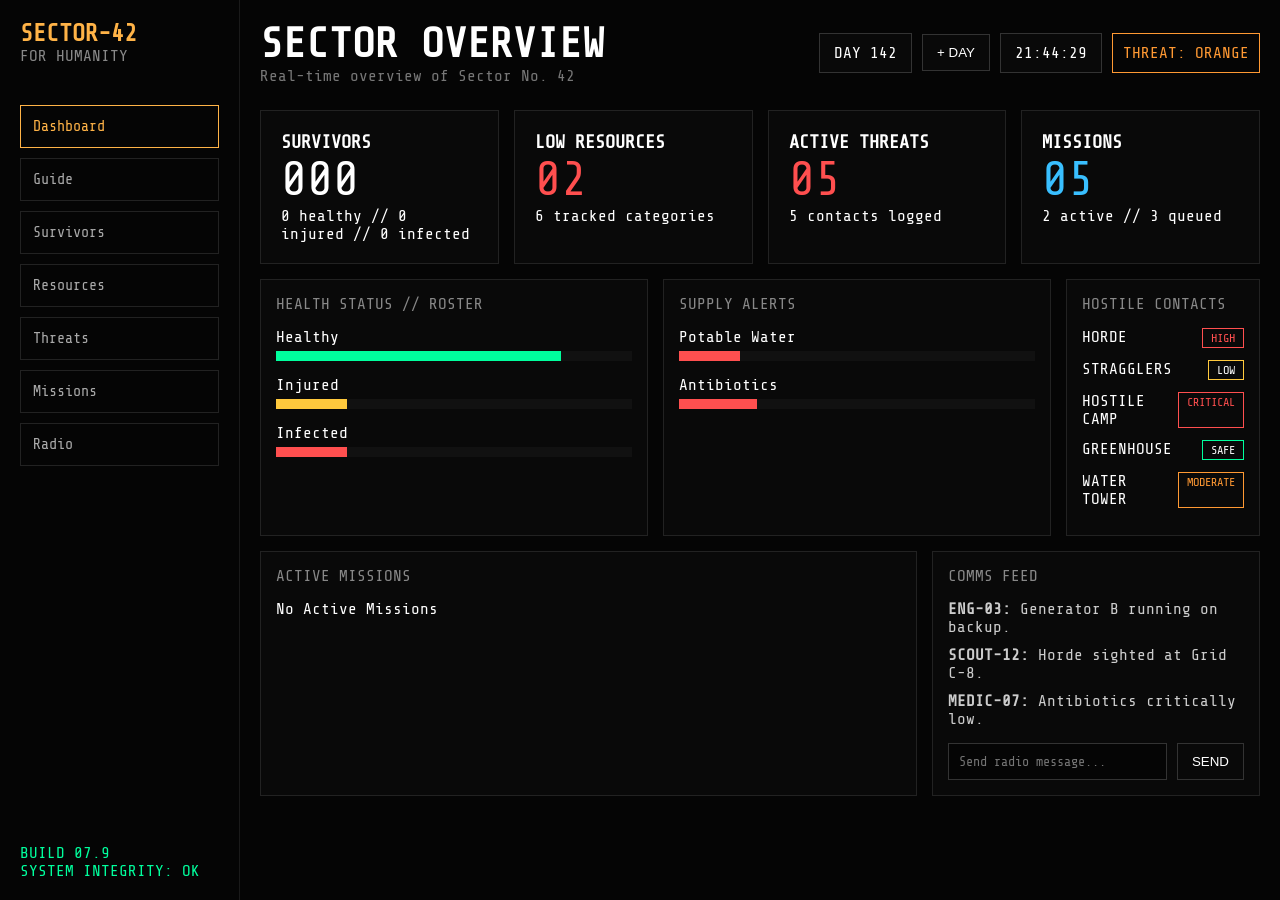
<file: Sector-42 (Code Warriors)/Dashboard/index.html>
<!DOCTYPE html>
<html lang="en">
<head>
    <meta charset="UTF-8">
    <meta name="viewport" content="width=device-width, initial-scale=1.0">
    <title>Sector-42 | Dashboard</title>
    <link rel="stylesheet" href="style.css">
</head>
<body>

    <div class="sidebar">

        <div class="logo">
            <h2>SECTOR-42</h2>
            <p>FOR HUMANITY</p>
        </div>

        <nav>
            <button class="nav-btn active">Dashboard</button>
            <button 
            class="nav-btn"
            onclick="window.location.href='/Guide/guide.html'">
            
            Guide
        
            </button>
            <button
             class="nav-btn"
             onclick="window.location.href='/Survivors/survivors.html'">

            Survivors

            </button>
            <button 
            class="nav-btn"
            onclick="window.location.href='/Resources/resources.html'">
            
            Resources
        
            </button>
            <button 
            class="nav-btn"
            onclick="window.location.href='/Threats/threats.html'">
            
            Threats
        
            </button>
            <button 
            class="nav-btn"
            onclick="window.location.href='/Missions/missions.html'">
            
            Missions
        
            </button>
            <button 
            class="nav-btn"
            onclick="window.location.href='/Radio/radio.html'">
            
            Radio
        
            </button>
        </nav>

        <div class="build-info">
            <p>BUILD 07.9</p>
            <p>SYSTEM INTEGRITY: OK</p>
        </div>

    </div>

    <main>

        <header class="topbar">

            <div class="title">
                <h1>SECTOR OVERVIEW</h1>
                <p>Real-time overview of Sector No. 42</p>
            </div>

            <div class="status-panel">

                <div class="status-box">
                    DAY <span id="dayCount">142</span>
                </div>

                <button id="advanceDay">
                    + DAY
                </button>

                <div class="status-box" id="clock">
                    00:00:00
                </div>

                <div class="threat orange">
                    THREAT: ORANGE
                </div>

            </div>

        </header>

        <section class="stats-grid">

            <div class="card">
               <h3>SURVIVORS</h3>

               <span class="big-number" id="survivorCountDashboard">
                     006
               </span>

               <p id="survivorStatus">
                     4 healthy // 1 injured // 1 infected
                </p>
            </div>

            <div class="card">
                <h3>LOW RESOURCES</h3>
                <span class="big-number red">02</span>
                <p>6 tracked categories</p>
            </div>

            <div class="card">
                <h3>ACTIVE THREATS</h3>
                <span class="big-number red">05</span>
                <p>5 contacts logged</p>
            </div>

            <div class="card">
                <h3>MISSIONS</h3>
                <span class="big-number blue">05</span>
                <p>2 active // 3 queued</p>
            </div>

        </section>

        <section class="main-grid">

            <div class="panel">

                <div class="panel-header">
                    HEALTH STATUS // ROSTER
                </div>

                <div class="bar-row">
                    <span>Healthy</span>
                    <div class="bar green">
                        <div style="width:80%"></div>
                    </div>
                </div>

                <div class="bar-row">
                    <span>Injured</span>
                    <div class="bar yellow">
                        <div style="width:20%"></div>
                    </div>
                </div>

                <div class="bar-row">
                    <span>Infected</span>
                    <div class="bar red">
                        <div style="width:20%"></div>
                    </div>
                </div>

            </div>

            <div class="panel">

                <div class="panel-header">
                    SUPPLY ALERTS
                </div>

                <div class="resource">
                    <span>Potable Water</span>
                    <div class="bar red">
                        <div style="width:17%"></div>
                    </div>
                </div>

                <div class="resource">
                    <span>Antibiotics</span>
                    <div class="bar red">
                        <div style="width:22%"></div>
                    </div>
                </div>

            </div>

            <div class="panel">

                <div class="panel-header">
                    HOSTILE CONTACTS
                </div>

                <ul class="list">
                    <li>HORDE <span class="badge red">HIGH</span></li>
                    <li>STRAGGLERS <span class="badge yellow">LOW</span></li>
                    <li>HOSTILE CAMP <span class="badge red">CRITICAL</span></li>
                    <li>GREENHOUSE <span class="badge green">SAFE</span></li>
                    <li>WATER TOWER <span class="badge orange">MODERATE</span></li>
                </ul>

            </div>

        </section>

        <section class="bottom-grid">

            <div class="panel">

           <div class="panel-header">
              ACTIVE MISSIONS
            </div>

           <div id="missionList">
 
        </div>

    </div>

            <div class="panel">

                <div class="panel-header">
                    COMMS FEED
                </div>

                <div id="commsFeed">

    <p><strong>ENG-03:</strong> Generator B running on backup.</p>
    <p><strong>SCOUT-12:</strong> Horde sighted at Grid C-8.</p>
    <p><strong>MEDIC-07:</strong> Antibiotics critically low.</p>

</div>

<div class="chat-input">

    <input
        type="text"
        id="playerMessage"
        placeholder="Send radio message..."
    >

    <button id="sendMessage">
        SEND
    </button>

</div>

        </section>

    </main>

    <script src="script.js"></script>

</body>
</html>
</file>
<file: Sector-42 (Code Warriors)/Dashboard/style.css>
@import url('https://fonts.googleapis.com/css2?family=Share+Tech+Mono&display=swap');

*{
    margin:0;
    padding:0;
    box-sizing:border-box;
}

body{
    display:flex;
    background:#050505;
    color:white;
    font-family:'Share Tech Mono', monospace;
    height:100vh;
}

.sidebar{
    width:240px;
    border-right:1px solid #1a1a1a;
    padding:20px;
}

.logo{
    margin-bottom:40px;
}

.logo h2{
    color:#ffb347;
}

.logo p{
    color:#888;
}

nav{
    display:flex;
    flex-direction:column;
    gap:10px;
}

.nav-btn{
    background:none;
    border:1px solid #222;
    color:#aaa;
    padding:12px;
    text-align:left;
    cursor:pointer;
    transition:.2s;
    font-family: 'Share Tech Mono', monospace;
    font-size: 15px;
}

.nav-btn:hover,
.nav-btn.active{
    border-color:#ffb347;
    color:#ffb347;
}

.build-info{
    position:absolute;
    bottom:20px;
    color:#555;
}

main{
    flex:1;
    padding:20px;
}

.topbar{
    display:flex;
    justify-content:space-between;
    margin-bottom:25px;
}

.title h1{
    font-size:42px;
}

.title p{
    color:#777;
}

.status-panel{
    display:flex;
    gap:10px;
    align-items:center;
}

.status-box,
button{
    border:1px solid #333;
    background:#090909;
    color:white;
    padding:10px 14px;
}

button{
    cursor:pointer;
}

.threat{
    padding:10px;
    border:1px solid;
}

.orange{
    color:#ff9933;
    border-color:#ff9933;
}

.stats-grid{
    display:grid;
    grid-template-columns:repeat(4,1fr);
    gap:15px;
}

.card{
    border:1px solid #222;
    background:#090909;
    padding:20px;
}

.big-number{
    font-size:48px;
}

.red{
    color:#ff4f4f;
}

.blue{
    color:#39bfff;
}

.main-grid{
    display:grid;
    grid-template-columns:2fr 2fr 1fr;
    gap:15px;
    margin-top:15px;
}

.bottom-grid{
    display:grid;
    grid-template-columns:2fr 1fr;
    gap:15px;
    margin-top:15px;
}

.panel{
    border:1px solid #222;
    background:#090909;
    padding:15px;
}

.panel-header{
    color:#888;
    margin-bottom:15px;
}

.bar{
    height:10px;
    background:#111;
    margin-top:5px;
}

.bar div{
    height:100%;
}

.green div{
    background:#00ff9d;
}

.yellow div{
    background:#ffc93d;
}

.red div{
    background:#ff4f4f;
}

.bar-row,
.resource{
    margin-bottom:15px;
}

.list{
    list-style:none;
}

.list li{
    margin-bottom:12px;
    display:flex;
    justify-content:space-between;
}

.badge{
    padding:2px 8px;
    border:1px solid;
    font-size:12px;
}

.badge.red{
    border-color:#ff4f4f;
}

.badge.green{
    border-color:#00ff9d;
}

.badge.yellow{
    border-color:#ffc93d;
}

.badge.orange{
    border-color:#ff9933;
}

.mission{
    display:flex;
    justify-content:space-between;
    margin-bottom:12px;
}

#commsFeed p{
    margin-bottom:10px;
    color:#ccc;
}

.chat-input{
    display:flex;
    gap:10px;
    margin-top:15px;
}

.chat-input input{
    flex:1;
    background:#050505;
    border:1px solid #333;
    color:white;
    padding:10px;
    font-family:inherit;
}

.chat-input input:focus{
    outline:none;
    border-color:#ffb347;
}

.build-info{

    color:#00ff9d;
}


@media (max-width: 768px){

    body{

        flex-direction:column;

        height:auto;
    }

    .sidebar{

        width:100%;

        border-right:none;

        border-bottom:1px solid #222;

        position:relative;
    }

    nav{

        flex-direction:row;

        flex-wrap:wrap;

        gap:8px;
    }

    .nav-btn{

        flex:1 1 calc(50% - 8px);

        text-align:center;
    }

    .build-info{

        position:static;

        margin-top:20px;
    }

    main{

        width:100%;

        padding:15px;
    }

    .topbar{

        flex-direction:column;

        gap:15px;
    }

    .title h1,
    .topbar h1{

        font-size:28px;
    }

    .stats-grid{

        grid-template-columns:1fr;
    }

    .main-grid{

        grid-template-columns:1fr;
    }

    .bottom-grid{

        grid-template-columns:1fr;
    }

    .status-panel{

        flex-wrap:wrap;
    }

    table{

        display:block;

        overflow-x:auto;
    }

    .chat-input{

        flex-direction:column;
    }

    .chat-input button{

        width:100%;
    }
}
</file>
